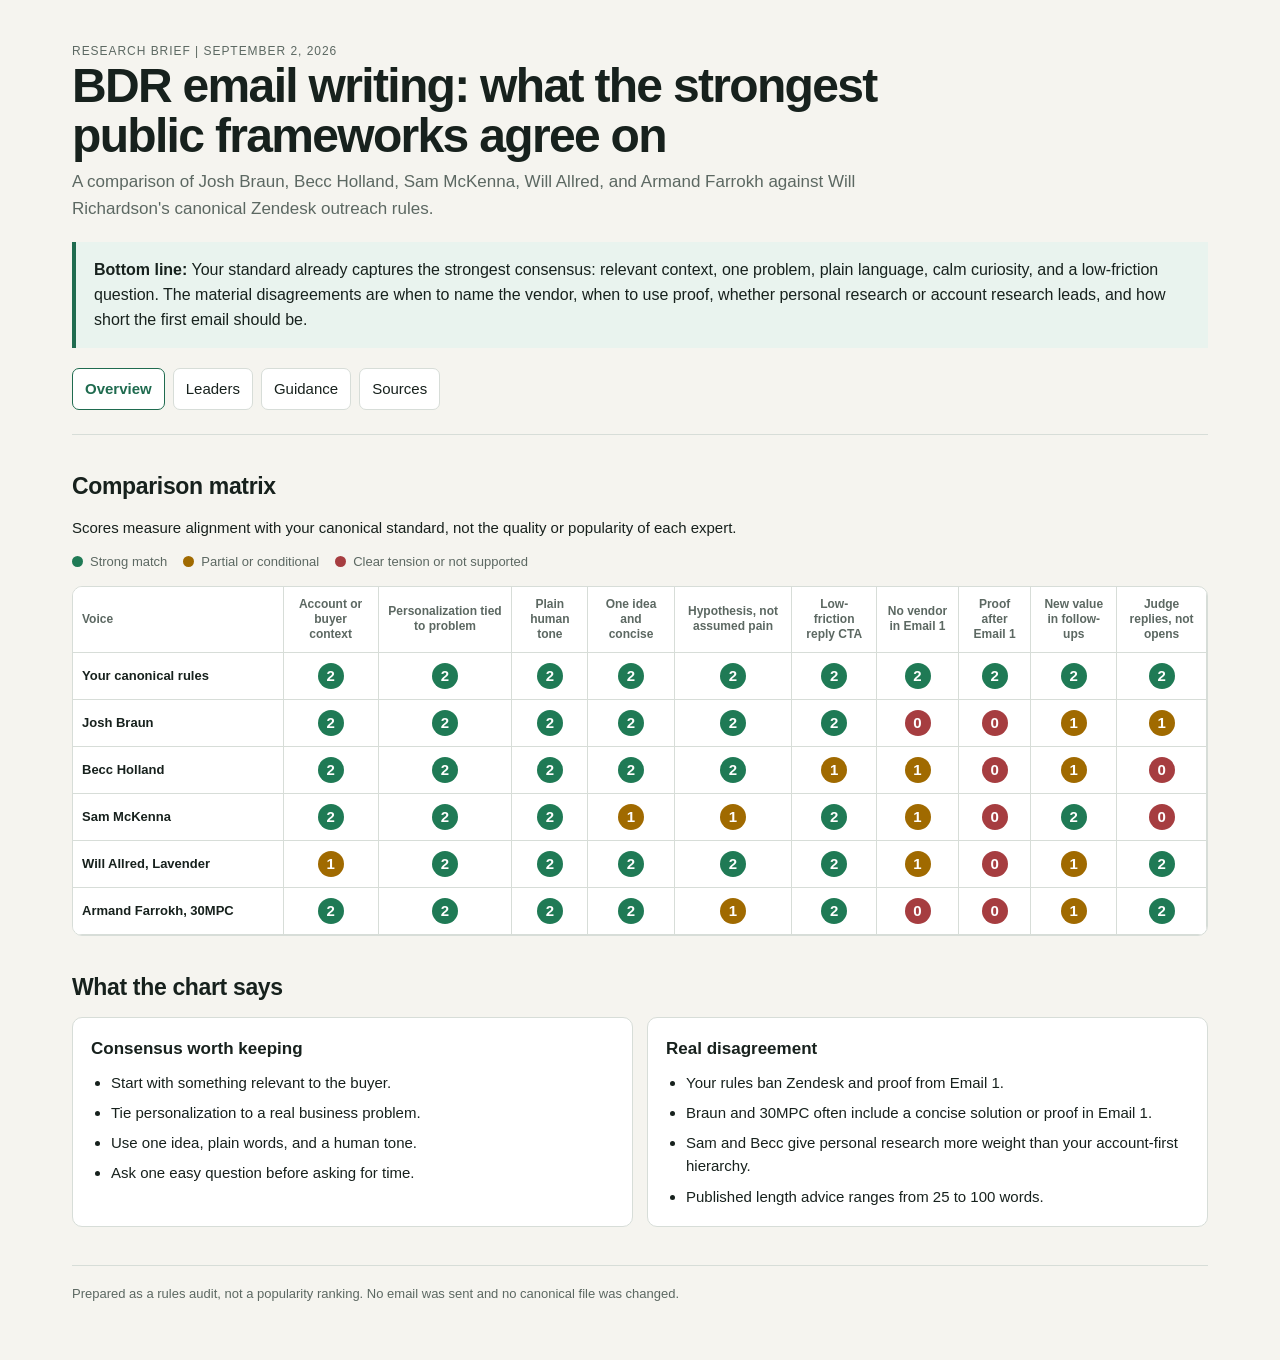
<file: will-bdr-email-thought-leader-brief-2026-09-02.html>
<!doctype html>
<html lang="en">
<head>
  <meta charset="utf-8">
  <meta name="viewport" content="width=device-width, initial-scale=1">
  <title>BDR Email Writing: Thought Leader Comparison</title>
  <style>
    :root {
      color-scheme: light dark;
      --bg: #f5f4ef;
      --surface: #ffffff;
      --ink: #17211d;
      --muted: #5c6862;
      --line: #d7ddd8;
      --accent: #1f6b4f;
      --match: #1f7a55;
      --partial: #a06a00;
      --tension: #a63d40;
      --soft: #e9f3ee;
    }
    @media (prefers-color-scheme: dark) {
      :root {
        --bg: #101512;
        --surface: #18201c;
        --ink: #eef4f0;
        --muted: #aebbb4;
        --line: #34413a;
        --accent: #83d5ae;
        --match: #6fd0a3;
        --partial: #f1bd58;
        --tension: #f28b8d;
        --soft: #1e3429;
      }
    }
    * { box-sizing: border-box; }
    body {
      margin: 0;
      background: var(--bg);
      color: var(--ink);
      font: 15px/1.55 ui-sans-serif, -apple-system, BlinkMacSystemFont, "Segoe UI", sans-serif;
    }
    main { max-width: 1180px; margin: 0 auto; padding: 32px 22px 56px; }
    header { padding: 10px 0 24px; border-bottom: 1px solid var(--line); }
    h1 { max-width: 820px; margin: 0 0 8px; font-size: clamp(30px, 4vw, 48px); line-height: 1.05; letter-spacing: -0.035em; }
    h2 { margin: 34px 0 12px; font-size: 23px; letter-spacing: -0.015em; }
    h3 { margin: 0 0 7px; font-size: 17px; }
    p { margin: 0 0 12px; }
    .dek { max-width: 820px; color: var(--muted); font-size: 17px; }
    .verdict {
      margin-top: 20px;
      padding: 16px 18px;
      border-left: 4px solid var(--accent);
      background: var(--soft);
      font-size: 16px;
    }
    nav { display: flex; gap: 8px; flex-wrap: wrap; margin: 20px 0 0; }
    nav button {
      border: 1px solid var(--line);
      background: var(--surface);
      color: var(--ink);
      border-radius: 7px;
      padding: 8px 12px;
      font: inherit;
      cursor: pointer;
    }
    nav button[aria-selected="true"] { border-color: var(--accent); color: var(--accent); font-weight: 700; }
    .panel[hidden] { display: none; }
    .grid { display: grid; grid-template-columns: repeat(2, minmax(0, 1fr)); gap: 14px; }
    .card { background: var(--surface); border: 1px solid var(--line); border-radius: 10px; padding: 18px; }
    .leader { display: flex; align-items: baseline; justify-content: space-between; gap: 10px; }
    .tag { color: var(--muted); font-size: 12px; text-transform: uppercase; letter-spacing: .08em; }
    ul, ol { margin: 8px 0 0; padding-left: 20px; }
    li + li { margin-top: 7px; }
    .matrix-wrap { overflow-x: auto; border: 1px solid var(--line); border-radius: 10px; background: var(--surface); }
    table { border-collapse: collapse; width: 100%; min-width: 980px; }
    th, td { border-bottom: 1px solid var(--line); border-right: 1px solid var(--line); padding: 10px 9px; text-align: center; vertical-align: middle; }
    th:first-child, td:first-child { text-align: left; position: sticky; left: 0; background: var(--surface); min-width: 210px; z-index: 1; }
    thead th { font-size: 12px; line-height: 1.25; color: var(--muted); }
    tbody th { font-size: 13px; }
    .dot { display: inline-grid; place-items: center; width: 26px; height: 26px; border-radius: 50%; color: #fff; font-weight: 800; }
    .match { background: var(--match); }
    .partial { background: var(--partial); }
    .tension { background: var(--tension); }
    .legend { display: flex; gap: 16px; flex-wrap: wrap; color: var(--muted); margin: 10px 0 14px; font-size: 13px; }
    .legend span { display: inline-flex; align-items: center; gap: 7px; }
    .legend i { width: 11px; height: 11px; border-radius: 50%; display: inline-block; }
    .decision-table td, .decision-table th { text-align: left; }
    .decision-table th:first-child, .decision-table td:first-child { position: static; }
    .source { margin-bottom: 16px; }
    .source a { color: var(--accent); font-weight: 650; text-underline-offset: 2px; }
    .small { color: var(--muted); font-size: 13px; }
    .stack { display: grid; grid-template-columns: 34px 1fr; gap: 10px 12px; align-items: start; }
    .rank { width: 30px; height: 30px; border: 1px solid var(--line); border-radius: 50%; display: grid; place-items: center; font-weight: 800; }
    footer { margin-top: 38px; padding-top: 18px; border-top: 1px solid var(--line); color: var(--muted); font-size: 13px; }
    @media (max-width: 740px) { .grid { grid-template-columns: 1fr; } main { padding: 22px 14px 40px; } }
  </style>
</head>
<body>
<main>
  <header>
    <div class="tag">Research brief | September 2, 2026</div>
    <h1>BDR email writing: what the strongest public frameworks agree on</h1>
    <p class="dek">A comparison of Josh Braun, Becc Holland, Sam McKenna, Will Allred, and Armand Farrokh against Will Richardson's canonical Zendesk outreach rules.</p>
    <div class="verdict"><strong>Bottom line:</strong> Your standard already captures the strongest consensus: relevant context, one problem, plain language, calm curiosity, and a low-friction question. The material disagreements are when to name the vendor, when to use proof, whether personal research or account research leads, and how short the first email should be.</div>
    <nav aria-label="Brief sections">
      <button type="button" data-panel="overview" aria-selected="true">Overview</button>
      <button type="button" data-panel="leaders" aria-selected="false">Leaders</button>
      <button type="button" data-panel="guidance" aria-selected="false">Guidance</button>
      <button type="button" data-panel="sources" aria-selected="false">Sources</button>
    </nav>
  </header>

  <section class="panel" id="overview">
    <h2>Comparison matrix</h2>
    <p>Scores measure alignment with your canonical standard, not the quality or popularity of each expert.</p>
    <div class="legend"><span><i class="match"></i>Strong match</span><span><i class="partial"></i>Partial or conditional</span><span><i class="tension"></i>Clear tension or not supported</span></div>
    <div class="matrix-wrap">
      <table>
        <thead>
          <tr>
            <th scope="col">Voice</th>
            <th scope="col">Account or buyer context</th>
            <th scope="col">Personalization tied to problem</th>
            <th scope="col">Plain human tone</th>
            <th scope="col">One idea and concise</th>
            <th scope="col">Hypothesis, not assumed pain</th>
            <th scope="col">Low-friction reply CTA</th>
            <th scope="col">No vendor in Email 1</th>
            <th scope="col">Proof after Email 1</th>
            <th scope="col">New value in follow-ups</th>
            <th scope="col">Judge replies, not opens</th>
          </tr>
        </thead>
        <tbody>
          <tr><th scope="row">Your canonical rules</th><td><span class="dot match" title="Account research is the starting point">2</span></td><td><span class="dot match" title="Profile detail must connect to company pressure">2</span></td><td><span class="dot match" title="Calm, curious, and direct">2</span></td><td><span class="dot match" title="One clear idea and under 100 words">2</span></td><td><span class="dot match" title="Facts, inference, and unknowns stay separate">2</span></td><td><span class="dot match" title="One reply-focused question">2</span></td><td><span class="dot match" title="Zendesk is excluded from Email 1">2</span></td><td><span class="dot match" title="Proof belongs in Email 2 or 3">2</span></td><td><span class="dot match" title="Each email adds a distinct implication">2</span></td><td><span class="dot match" title="Positive replies and qualified outcomes are the measures">2</span></td></tr>
          <tr><th scope="row">Josh Braun</th><td><span class="dot match" title="Context must explain why this person">2</span></td><td><span class="dot match" title="Observation must relate to a problem or opportunity">2</span></td><td><span class="dot match" title="Casual, specific, and low pressure">2</span></td><td><span class="dot match" title="Write with an eraser, often 74 to 100 words">2</span></td><td><span class="dot match" title="Neutral questions and perspectives over certainty">2</span></td><td><span class="dot match" title="Gauge interest and permit no">2</span></td><td><span class="dot tension" title="His system check includes a solution in the first email">0</span></td><td><span class="dot tension" title="His first-email examples can include proof">0</span></td><td><span class="dot partial" title="Deposits add value, but sequence rules are less strict">1</span></td><td><span class="dot partial" title="He stresses testing, but this source set does not state your exact metric rule">1</span></td></tr>
          <tr><th scope="row">Becc Holland</th><td><span class="dot match" title="Role, firm, technology, and trigger relevance">2</span></td><td><span class="dot match" title="True personalization must be one-to-one and attached to relevance">2</span></td><td><span class="dot match" title="Pattern-breaking and direct">2</span></td><td><span class="dot match" title="A short hook and diagnostic question">2</span></td><td><span class="dot match" title="Questions should uncover unknowns rather than force agreement">2</span></td><td><span class="dot partial" title="Reply ease is present but not her sharpest documented rule here">1</span></td><td><span class="dot partial" title="She says to minimize company mentions, not ban them">1</span></td><td><span class="dot tension" title="No documented rule in this source set to delay proof">0</span></td><td><span class="dot partial" title="Follow-up architecture is not detailed in the selected sources">1</span></td><td><span class="dot tension" title="Her public examples still discuss open rates and self-reported SQL counts">0</span></td></tr>
          <tr><th scope="row">Sam McKenna</th><td><span class="dot match" title="Research and buyer understanding drive relevance">2</span></td><td><span class="dot match" title="Show Me You Know Me is deliberately one-to-one">2</span></td><td><span class="dot match" title="Thoughtful, relevant, and genuine">2</span></td><td><span class="dot partial" title="Brevity is implied, but no precise rule is published in these sources">1</span></td><td><span class="dot partial" title="Buyer understanding is central, but fact versus inference is not explicit">1</span></td><td><span class="dot match" title="The ask should not come too quickly">2</span></td><td><span class="dot partial" title="The framework does not require a vendor-free first touch">1</span></td><td><span class="dot tension" title="No documented proof-timing rule in the selected sources">0</span></td><td><span class="dot match" title="Follow-ups should feel thoughtful, not desperate or generic">2</span></td><td><span class="dot tension" title="Her material promotes subject-line open performance">0</span></td></tr>
          <tr><th scope="row">Will Allred, Lavender</th><td><span class="dot partial" title="Strong on role and segment context, less explicit on account-first research">1</span></td><td><span class="dot match" title="Reader effort and contextual fit drive response">2</span></td><td><span class="dot match" title="Short words, common language, no buzzword cover">2</span></td><td><span class="dot match" title="One-idea rule and 25 to 50 word recommendation">2</span></td><td><span class="dot match" title="Ask how the buyer handles something today">2</span></td><td><span class="dot match" title="Start a conversation with one simple question">2</span></td><td><span class="dot partial" title="First-touch structure varies by context">1</span></td><td><span class="dot tension" title="No universal rule to delay proof until later touches">0</span></td><td><span class="dot partial" title="Useful content and conversation matter, but no canonical four-email sequence">1</span></td><td><span class="dot match" title="The 2026 benchmark uses reply outcomes">2</span></td></tr>
          <tr><th scope="row">Armand Farrokh, 30MPC</th><td><span class="dot match" title="Triggers explain why the buyer may have the problem">2</span></td><td><span class="dot match" title="Personalization must bridge directly to the problem">2</span></td><td><span class="dot match" title="Human language and no jargon">2</span></td><td><span class="dot match" title="Four sentences and short mobile paragraphs">2</span></td><td><span class="dot partial" title="The problem is a hypothesis, but examples can sound more certain than your standard">1</span></td><td><span class="dot match" title="Interest-based CTA before calendar logistics">2</span></td><td><span class="dot tension" title="The framework includes a one-sentence solution in Email 1">0</span></td><td><span class="dot tension" title="Proof and solution may appear in the first message">0</span></td><td><span class="dot partial" title="A nudge bump may add no new idea, while the next bump adds proof and an offer">1</span></td><td><span class="dot match" title="Their guidance focuses on replies and meetings">2</span></td></tr>
        </tbody>
      </table>
    </div>

    <h2>What the chart says</h2>
    <div class="grid">
      <article class="card"><h3>Consensus worth keeping</h3><ul><li>Start with something relevant to the buyer.</li><li>Tie personalization to a real business problem.</li><li>Use one idea, plain words, and a human tone.</li><li>Ask one easy question before asking for time.</li></ul></article>
      <article class="card"><h3>Real disagreement</h3><ul><li>Your rules ban Zendesk and proof from Email 1.</li><li>Braun and 30MPC often include a concise solution or proof in Email 1.</li><li>Sam and Becc give personal research more weight than your account-first hierarchy.</li><li>Published length advice ranges from 25 to 100 words.</li></ul></article>
    </div>
  </section>

  <section class="panel" id="leaders" hidden>
    <h2>Top takeaways from each voice</h2>
    <div class="grid">
      <article class="card"><div class="leader"><h3>Josh Braun</h3><span class="tag">Neutral curiosity</span></div><ul><li>Context must answer why this person, not merely repeat a profile fact.</li><li>Specific language is more believable than polished generalities.</li><li>Ask neutral questions that let the prospect reject the premise.</li><li>Gauge interest before asking for time.</li><li>Treat every sales rule as a perspective to test.</li></ul><p class="small">Best contribution to your rules: sharper neutrality and a stronger experiment mindset.</p></article>
      <article class="card"><div class="leader"><h3>Becc Holland</h3><span class="tag">Personalization plus relevance</span></div><ul><li>Personalization is one-to-one. Relevance is one-to-many.</li><li>Role relevance is table stakes. Firm, technology, and trigger context make it sharper.</li><li>The personal first line must connect to a diagnostic question.</li><li>Ask about a measurable unknown, not a vague adjective.</li><li>Minimize seller-company mentions.</li></ul><p class="small">Best contribution to your rules: explicitly distinguish true personalization from segmented relevance.</p></article>
      <article class="card"><div class="leader"><h3>Sam McKenna</h3><span class="tag">Show Me You Know Me</span></div><ul><li>Research should make the buyer feel understood, not surveilled.</li><li>The subject and first line should prove the message was written for them.</li><li>Authentic human connection matters more than a polished template.</li><li>The ask should follow earned relevance.</li><li>Follow-ups should stay thoughtful and never sound desperate.</li></ul><p class="small">Best contribution to your rules: preserve voice consistency after the first touch, not only in Email 1.</p></article>
      <article class="card"><div class="leader"><h3>Will Allred</h3><span class="tag">Observed email patterns</span></div><ul><li>Shorter emails reduce reading effort. Lavender recommends 25 to 50 words.</li><li>One idea beats multiple claims.</li><li>Short words and concrete language beat buzzwords.</li><li>Tone and proof should change by department and seniority.</li><li>Benchmarks should be contextual, not universal.</li></ul><p class="small">Best contribution to your rules: add segment-level testing and clearer editing targets.</p></article>
      <article class="card"><div class="leader"><h3>Armand Farrokh</h3><span class="tag">Trigger to problem bridge</span></div><ul><li>Personalization must explain why the buyer may have the problem.</li><li>Use four parts: personalization, problem, minimum solution, and low-friction CTA.</li><li>Write in short mobile paragraphs and human language.</li><li>Ask for interest before calendar logistics.</li><li>Follow-ups can reuse the same thread, then add proof and a useful offer.</li></ul><p class="small">Best contribution to your rules: make the bridge from signal to operational consequence explicit.</p></article>
    </div>
  </section>

  <section class="panel" id="guidance" hidden>
    <h2>Recommended source-of-truth stack</h2>
    <div class="stack">
      <div class="rank">1</div><div><strong>Your measured outcomes by segment.</strong><br><span class="small">Positive replies, qualified conversations, meetings, opportunities, and unwanted-contact signals. These should update the rules.</span></div>
      <div class="rank">2</div><div><strong>Your canonical rules.</strong><br><span class="small">Use them as the default operating standard until a controlled test produces better evidence.</span></div>
      <div class="rank">3</div><div><strong>Published data with a visible method.</strong><br><span class="small">Use Lavender and Gong-style datasets as directional evidence, not universal causation.</span></div>
      <div class="rank">4</div><div><strong>Thought-leader frameworks.</strong><br><span class="small">Use them to generate tests. Do not elevate a creator's self-reported result into a rule.</span></div>
    </div>

    <h2>Rule decisions</h2>
    <div class="matrix-wrap">
      <table class="decision-table">
        <thead><tr><th>Rule area</th><th>Decision</th><th>Why</th></tr></thead>
        <tbody>
          <tr><td>Account-first research</td><td><strong>Keep</strong></td><td>It is stronger for enterprise selling than profile-first personalization alone.</td></tr>
          <tr><td>Profile details as connective tissue</td><td><strong>Keep and sharpen</strong></td><td>Add Becc's test: if the line could go to two people, it is relevance, not personalization.</td></tr>
          <tr><td>Signal to problem bridge</td><td><strong>Add explicitly</strong></td><td>30MPC's best contribution is that personalization must explain why the operating problem may exist.</td></tr>
          <tr><td>Under 100 words</td><td><strong>Keep as a ceiling, test shorter bands</strong></td><td>The public advice conflicts. Test 35 to 60 words against 70 to 95 within the same persona and offer.</td></tr>
          <tr><td>No Zendesk in Email 1</td><td><strong>Reclassify as a hypothesis</strong></td><td>Braun and 30MPC often include a minimal solution. Your rule may work, but it is not field consensus.</td></tr>
          <tr><td>No proof in Email 1</td><td><strong>Reclassify as a hypothesis</strong></td><td>Proof timing depends on whether proof clarifies relevance or turns the email into a pitch.</td></tr>
          <tr><td>One natural diagnostic question</td><td><strong>Keep</strong></td><td>All five voices support conversation before calendar pressure.</td></tr>
          <tr><td>Every follow-up adds value</td><td><strong>Keep</strong></td><td>Do not adopt empty bumps. Test same-thread delivery only when the follow-up adds a new implication, proof, or useful offer.</td></tr>
          <tr><td>Ignore opens as a success metric</td><td><strong>Keep</strong></td><td>Open tracking is too noisy for message-quality decisions. Replies and qualified outcomes are closer to the business goal.</td></tr>
        </tbody>
      </table>
    </div>

    <h2>Evidence limits</h2>
    <p>There is no neutral, comprehensive ranking of BDR email thought leaders. These five were selected because each has a distinct, documented framework and active public material. Most performance claims are creator-controlled or vendor-controlled. Lavender's 2026 sample is large, but it is observational and drawn from Lavender-connected inboxes. Sam McKenna's 7x claim and Becc Holland's 35 SQL claim do not publish enough method to serve as causal proof.</p>
  </section>

  <section class="panel" id="sources" hidden>
    <h2>Primary sources</h2>
    <div class="source"><h3>Josh Braun</h3><p><a href="https://books.joshbraun.com/4/forsale/82/context-matters">Context Matters</a>, <a href="https://books.joshbraun.com/books/4/pages/29">Perspectives Not Facts</a>, and <a href="https://joshbraun.com/?download_id=17951&amp;sdm_process_download=1">Cold Email Systems Check</a>.</p></div>
    <div class="source"><h3>Becc Holland</h3><p><a href="https://www.linkedin.com/posts/beccholland-flipthescript_hyper-personalization-doesnt-exist-activity-7440440705434583040-12mL">Personalization versus relevance</a> and <a href="https://www.linkedin.com/posts/beccholland-flipthescript_5-changes-that-i-made-to-my-cold-emails-activity-7460313099628359680-1a38">Five cold-email changes</a>.</p></div>
    <div class="source"><h3>Sam McKenna</h3><p><a href="https://www.samsalesconsulting.com/speaking-engagement/emailworkshop/">Show Me You Know Me writing workshop</a> and <a href="https://www.samsalesconsulting.com/wp-content/uploads/2022/11/samsales-ebook.pdf">Show Me You Know Me ebook</a>.</p></div>
    <div class="source"><h3>Will Allred, Lavender</h3><p><a href="https://lavender.ai/blog/the-cold-email-benchmark-report">2026 Cold Email Benchmark Report</a>, <a href="https://lavender.ai/blog/5-takeaways-from-our-latest-cold-email-benchmark-report">Five benchmark takeaways</a>, and <a href="https://lavender.ai/blog/writing-exercise-give-your-buzzwords-a-buzzcut">Give Your Buzzwords a Buzzcut</a>.</p></div>
    <div class="source"><h3>Armand Farrokh, 30 Minutes to President's Club</h3><p><a href="https://www.30mpc.com/newsletter/4-questions-to-write-painfully-triggering-cold-emails">Four questions for triggering emails</a>, <a href="https://www.30mpc.com/newsletter/how-to-personalize-cold-emails-at-scale">Personalization at scale</a>, and <a href="https://www.30mpc.com/newsletter/the-30mpc-outbound-sequence-part-one-the-first-3-emails">The first three emails</a>.</p></div>

    <h2>Canonical files reviewed</h2>
    <ul>
      <li>01_Rules/zendesk-account-to-outreach-rules.md</li>
      <li>01_Rules/email-outreach-drafting-standard.md</li>
      <li>02_Knowledge/voice-samples.md</li>
    </ul>
    <p class="small">Knowledge &amp; Files: used. Public primary research: used. CRM, transcripts, internal messaging, and sales intelligence: not relevant to this comparison.</p>
  </section>

  <footer>Prepared as a rules audit, not a popularity ranking. No email was sent and no canonical file was changed.</footer>
</main>
<script>
  const buttons = [...document.querySelectorAll('nav button')];
  const panels = [...document.querySelectorAll('.panel')];
  buttons.forEach((button) => button.addEventListener('click', () => {
    buttons.forEach((item) => item.setAttribute('aria-selected', String(item === button)));
    panels.forEach((panel) => { panel.hidden = panel.id !== button.dataset.panel; });
  }));
</script>
</body>
</html>
</file>
